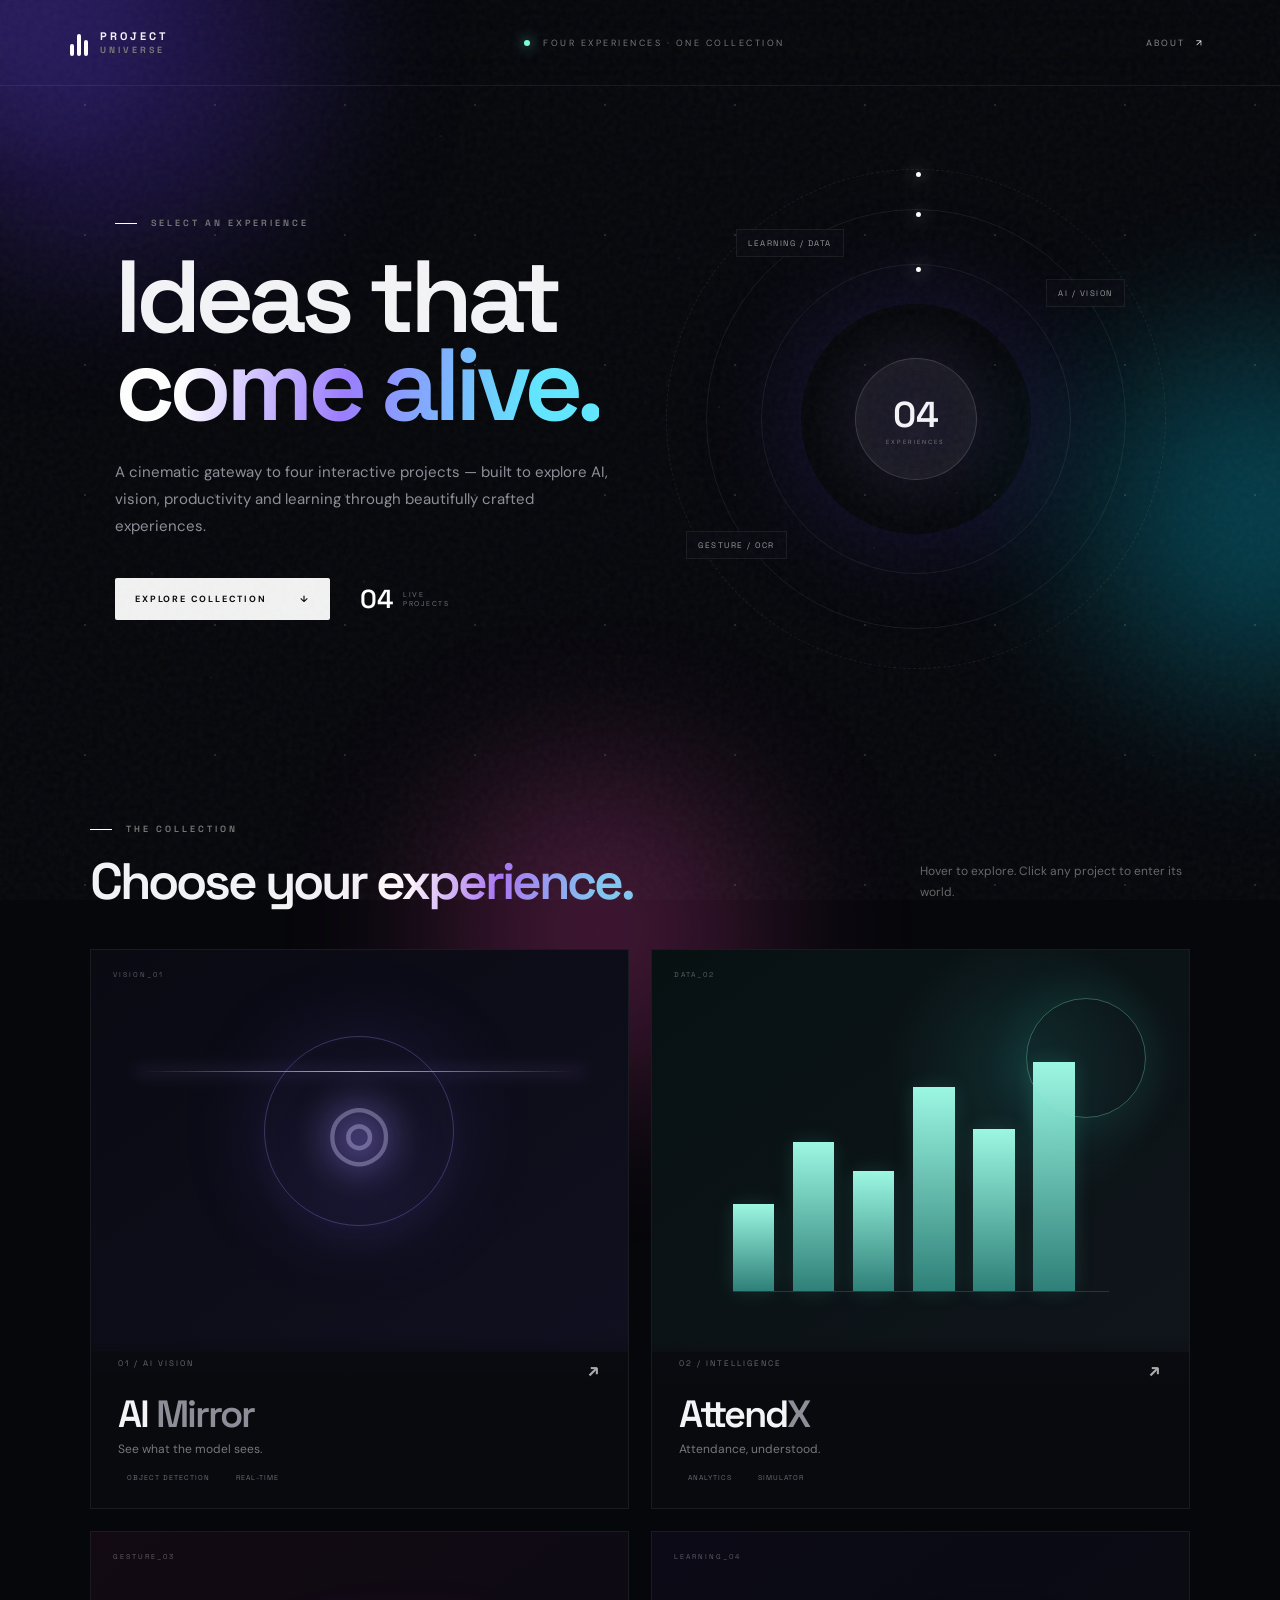
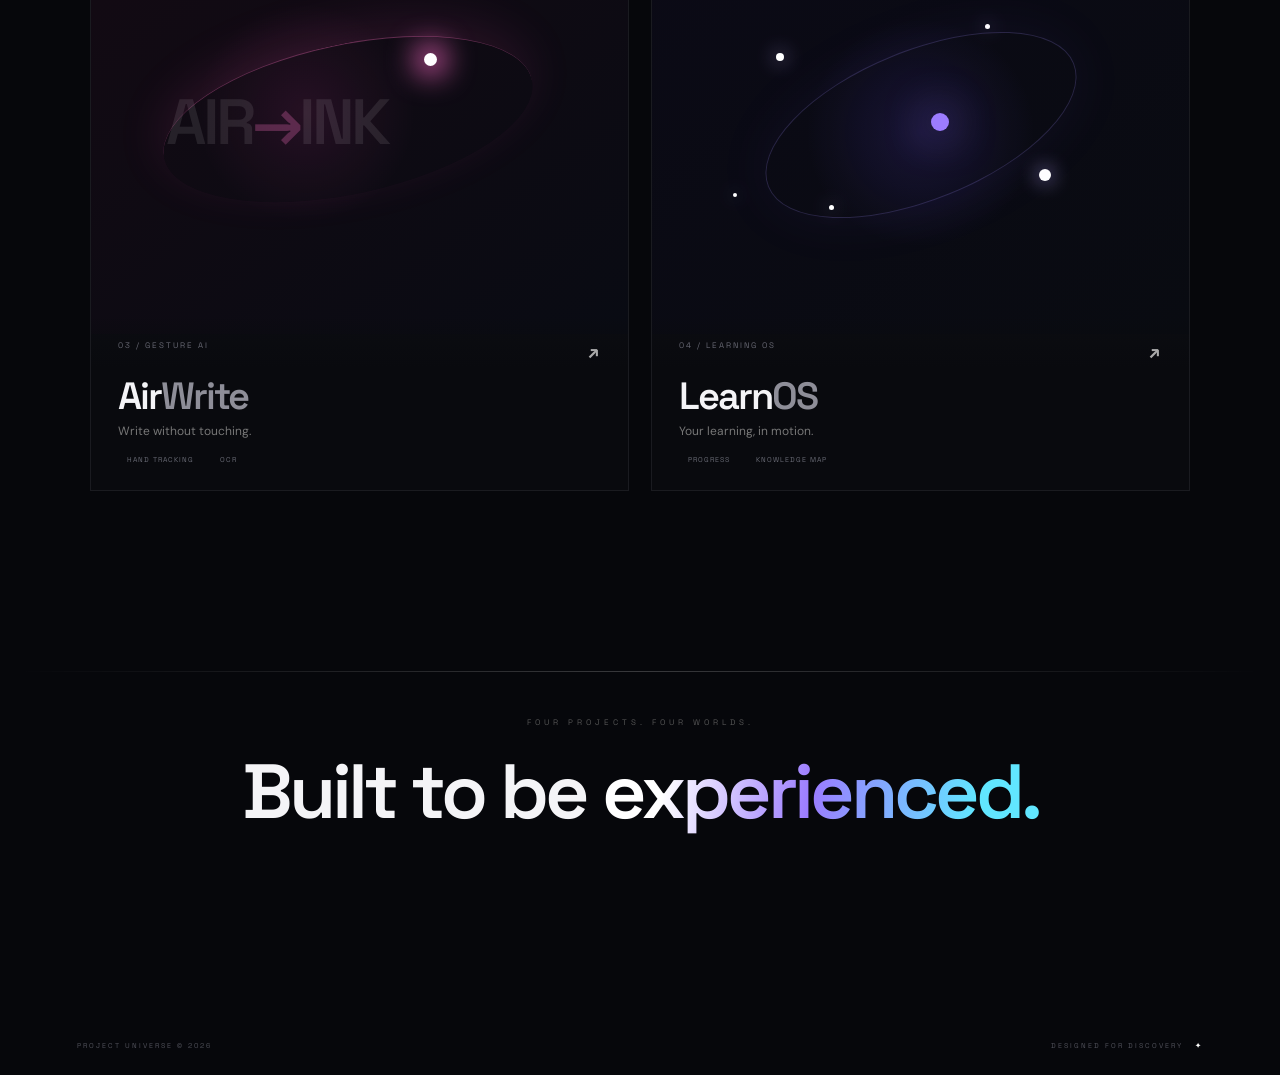
<file: index.html>
<!doctype html>
<html lang="en">
<head>
<meta charset="utf-8">
<meta name="viewport" content="width=device-width,initial-scale=1">
<title>PROJECT UNIVERSE — Interactive Project Showcase</title>
<meta name="description" content="A cinematic interactive showcase of four intelligent web projects.">
<link rel="preconnect" href="https://fonts.googleapis.com">
<link rel="preconnect" href="https://fonts.gstatic.com" crossorigin>
<link href="https://fonts.googleapis.com/css2?family=DM+Sans:wght@400;500;600;700&family=Space+Grotesk:wght@500;600;700&display=swap" rel="stylesheet">
<link rel="stylesheet" href="style.css">
</head>
<body>
<div class="noise"></div>
<div class="cursor-glow" id="cursorGlow"></div>
<div class="orb orb-a"></div><div class="orb orb-b"></div><div class="orb orb-c"></div>
<div class="stars" id="stars"></div>

<header class="nav">
  <a class="brand" href="#">
    <span class="brand-symbol"><i></i><i></i><i></i></span>
    <span><b>PROJECT</b><em>UNIVERSE</em></span>
  </a>
  <div class="nav-center"><span class="pulse"></span> FOUR EXPERIENCES · ONE COLLECTION</div>
  <button class="about-btn" id="aboutBtn">ABOUT <span>↗</span></button>
</header>

<main>
<section class="hero">
  <div class="hero-copy reveal">
    <div class="eyebrow"><span></span> SELECT AN EXPERIENCE</div>
    <h1>Ideas that<br><i>come alive.</i></h1>
    <p>A cinematic gateway to four interactive projects — built to explore AI, vision, productivity and learning through beautifully crafted experiences.</p>
    <div class="hero-actions">
      <button class="explore-btn" id="exploreBtn">EXPLORE COLLECTION <span>↓</span></button>
      <div class="mini-stat"><strong>04</strong><span>LIVE<br>PROJECTS</span></div>
    </div>
  </div>
  <div class="hero-visual reveal">
    <div class="halo"></div>
    <div class="core"><span>04</span><small>EXPERIENCES</small></div>
    <div class="ring ring-1"></div><div class="ring ring-2"></div><div class="ring ring-3"></div>
    <div class="floating-tag t1">AI / VISION</div><div class="floating-tag t2">GESTURE / OCR</div><div class="floating-tag t3">LEARNING / DATA</div>
  </div>
</section>

<section class="collection" id="collection">
  <div class="section-head reveal">
    <div><span class="eyebrow"><span></span> THE COLLECTION</span><h2>Choose your <i>experience.</i></h2></div>
    <p>Hover to explore. Click any project to enter its world.</p>
  </div>
  <div class="grid">
    <article class="project-card card-a reveal" data-project="ai-mirror" data-index="01">
      <div class="card-art"><div class="art-grid"></div><div class="art-orb"></div><div class="art-eye">◎</div><div class="scan"></div><span class="art-code">VISION_01</span></div>
      <div class="card-content"><div class="card-top"><span>01 / AI VISION</span><b>↗</b></div><h3>AI <i>Mirror</i></h3><p>See what the model sees.</p><div class="card-meta"><span>OBJECT DETECTION</span><span>REAL-TIME</span></div></div>
    </article>
    <article class="project-card card-b reveal" data-project="attendx" data-index="02">
      <div class="card-art"><div class="bar-chart"><i></i><i></i><i></i><i></i><i></i><i></i></div><div class="data-orb"></div><span class="art-code">DATA_02</span></div>
      <div class="card-content"><div class="card-top"><span>02 / INTELLIGENCE</span><b>↗</b></div><h3>Attend<i>X</i></h3><p>Attendance, understood.</p><div class="card-meta"><span>ANALYTICS</span><span>SIMULATOR</span></div></div>
    </article>
    <article class="project-card card-c reveal" data-project="airwrite" data-index="03">
      <div class="card-art"><div class="gesture-line">AIR<span>→</span>INK</div><div class="finger-dot"></div><div class="trail"></div><span class="art-code">GESTURE_03</span></div>
      <div class="card-content"><div class="card-top"><span>03 / GESTURE AI</span><b>↗</b></div><h3>Air<i>Write</i></h3><p>Write without touching.</p><div class="card-meta"><span>HAND TRACKING</span><span>OCR</span></div></div>
    </article>
    <article class="project-card card-d reveal" data-project="learnos" data-index="04">
      <div class="card-art"><div class="galaxy"><i></i><i></i><i></i><i></i><i></i><i></i></div><div class="orbit"></div><span class="art-code">LEARNING_04</span></div>
      <div class="card-content"><div class="card-top"><span>04 / LEARNING OS</span><b>↗</b></div><h3>Learn<i>OS</i></h3><p>Your learning, in motion.</p><div class="card-meta"><span>PROGRESS</span><span>KNOWLEDGE MAP</span></div></div>
    </article>
  </div>
</section>

<section class="manifesto reveal">
  <div class="manifesto-line"></div>
  <p>FOUR PROJECTS. FOUR WORLDS.</p>
  <h2>Built to be <i>experienced.</i></h2>
</section>
</main>

<footer><span>PROJECT UNIVERSE © 2026</span><span>DESIGNED FOR DISCOVERY <b>✦</b></span></footer>

<div class="modal" id="modal" aria-hidden="true">
  <div class="modal-backdrop" id="modalBackdrop"></div>
  <div class="modal-window">
    <div class="modal-head">
      <div><span id="modalNumber">01</span><strong id="modalTitle">AI MIRROR</strong><small id="modalSubtitle"></small></div>
      <div class="modal-actions"><button id="launchBtn">OPEN FULL PROJECT ↗</button><button class="close" id="closeBtn">×</button></div>
    </div>
    <div class="preview"><div class="loader" id="loader"><span></span><p>ENTERING EXPERIENCE…</p></div><iframe id="projectFrame" title="Project preview"></iframe></div>
  </div>
</div>

<div class="about" id="about">
  <div class="about-box">
    <button class="close about-close" id="aboutClose">×</button>
    <span class="eyebrow"><span></span> PROJECT UNIVERSE</span>
    <h2>One doorway.<br><i>Four ideas.</i></h2>
    <p>This landing experience is a cinematic launcher for four independent projects. Every card opens the original project without merging or changing its internal code.</p>
    <div class="about-grid"><div><b>04</b><span>PROJECTS</span></div><div><b>01</b><span>COLLECTION</span></div><div><b>∞</b><span>POSSIBILITIES</span></div></div>
  </div>
</div>
<script src="script.js"></script>
</body>
</html>
</file>
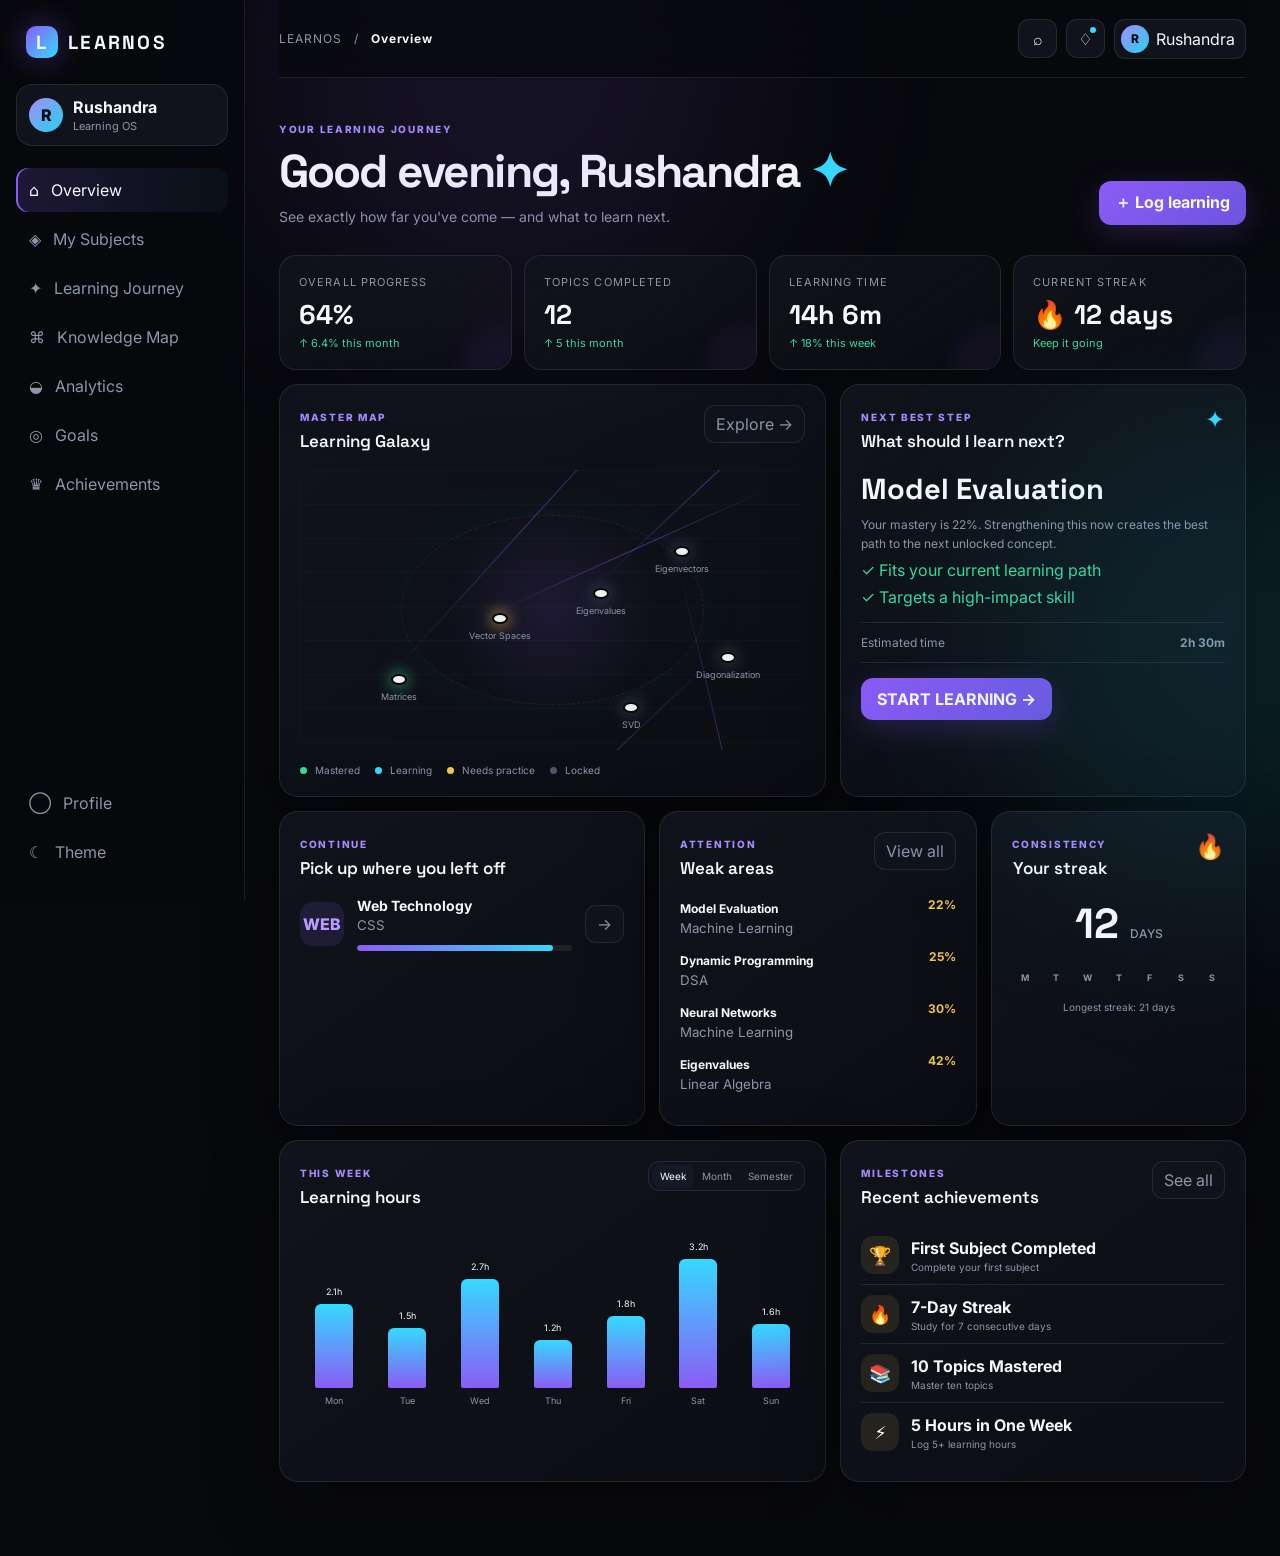
<file: learnos/index.html>
<!DOCTYPE html>
<html lang="en">
<head>
  <meta charset="UTF-8" />
  <meta name="viewport" content="width=device-width, initial-scale=1.0" />
  <title>LEARNOS — Learning Progress OS</title>
  <meta name="description" content="A premium personal learning progress dashboard." />
  <link rel="preconnect" href="https://fonts.googleapis.com">
  <link rel="preconnect" href="https://fonts.gstatic.com" crossorigin>
  <link href="https://fonts.googleapis.com/css2?family=Inter:wght@400;500;600;700;800&family=Space+Grotesk:wght@500;600;700&display=swap" rel="stylesheet">
  <link rel="stylesheet" href="style.css" />
</head>
<body>
  <div class="ambient ambient-a"></div><div class="ambient ambient-b"></div>
  <div id="toast-container"></div>

  <aside class="sidebar">
    <div class="brand"><span class="brand-mark">L</span><span>LEARNOS</span></div>
    <div class="profile-mini"><div class="avatar">R</div><div><strong>Rushandra</strong><small>Learning OS</small></div></div>
    <nav id="main-nav">
      <button class="nav-item active" data-view="dashboard">⌂ <span>Overview</span></button>
      <button class="nav-item" data-view="subjects">◈ <span>My Subjects</span></button>
      <button class="nav-item" data-view="journey">✦ <span>Learning Journey</span></button>
      <button class="nav-item" data-view="knowledge">⌘ <span>Knowledge Map</span></button>
      <button class="nav-item" data-view="analytics">◒ <span>Analytics</span></button>
      <button class="nav-item" data-view="goals">◎ <span>Goals</span></button>
      <button class="nav-item" data-view="achievements">♛ <span>Achievements</span></button>
    </nav>
    <div class="sidebar-bottom">
      <button class="nav-item" data-view="profile">◯ <span>Profile</span></button>
      <button class="nav-item" id="theme-toggle">☾ <span>Theme</span></button>
    </div>
  </aside>

  <main class="app">
    <header class="topbar">
      <button class="mobile-menu" id="mobile-menu">☰</button>
      <div class="crumb">LEARNOS <span>/</span> <b id="view-label">Overview</b></div>
      <div class="top-actions">
        <button class="icon-btn" id="search-open" title="Search (⌘ K)">⌕</button>
        <button class="icon-btn notification-btn" id="notifications-open" title="Notifications">♢<i></i></button>
        <button class="user-chip"><span class="avatar small">R</span> Rushandra</button>
      </div>
    </header>

    <section id="view-dashboard" class="view active">
      <div class="hero">
        <div><div class="eyebrow">YOUR LEARNING JOURNEY</div><h1>Good evening, Rushandra <span>✦</span></h1><p>See exactly how far you've come — and what to learn next.</p></div>
        <button class="primary" id="log-time-hero">＋ Log learning</button>
      </div>
      <div class="stats-grid" id="stats-grid"></div>

      <div class="grid-2 hero-grid">
        <section class="panel journey-panel">
          <div class="panel-head"><div><span class="eyebrow">MASTER MAP</span><h2>Learning Galaxy</h2></div><button class="ghost" data-nav="journey">Explore →</button></div>
          <div class="galaxy" id="galaxy"></div>
          <div class="legend"><span><i class="dot mastered"></i> Mastered</span><span><i class="dot learning"></i> Learning</span><span><i class="dot weak"></i> Needs practice</span><span><i class="dot locked"></i> Locked</span></div>
        </section>
        <section class="panel recommendation">
          <div class="panel-head"><div><span class="eyebrow">NEXT BEST STEP</span><h2>What should I learn next?</h2></div><span class="spark">✦</span></div>
          <div id="recommendation-card"></div>
        </section>
      </div>

      <div class="grid-3">
        <section class="panel">
          <div class="panel-head"><div><span class="eyebrow">CONTINUE</span><h2>Pick up where you left off</h2></div></div>
          <div id="continue-card"></div>
        </section>
        <section class="panel">
          <div class="panel-head"><div><span class="eyebrow">ATTENTION</span><h2>Weak areas</h2></div><button class="ghost" data-nav="analytics">View all</button></div>
          <div id="weak-list"></div>
        </section>
        <section class="panel streak-panel">
          <div class="panel-head"><div><span class="eyebrow">CONSISTENCY</span><h2>Your streak</h2></div><span class="fire">🔥</span></div>
          <div class="streak-big" id="streak-big"></div>
          <div class="week" id="week"></div>
          <small id="longest-streak"></small>
        </section>
      </div>

      <div class="grid-2">
        <section class="panel">
          <div class="panel-head"><div><span class="eyebrow">THIS WEEK</span><h2>Learning hours</h2></div><div class="segmented" id="time-range"><button class="active">Week</button><button>Month</button><button>Semester</button></div></div>
          <div class="bar-chart" id="hours-chart"></div>
        </section>
        <section class="panel">
          <div class="panel-head"><div><span class="eyebrow">MILESTONES</span><h2>Recent achievements</h2></div><button class="ghost" data-nav="achievements">See all</button></div>
          <div id="recent-achievements"></div>
        </section>
      </div>
    </section>

    <section id="view-subjects" class="view">
      <div class="page-title"><div><div class="eyebrow">YOUR CURRICULUM</div><h1>My Subjects</h1><p>Track every subject from first concept to mastery.</p></div><button class="primary" id="add-subject">＋ Add subject</button></div>
      <div class="subject-grid" id="subject-grid"></div>
    </section>

    <section id="view-journey" class="view">
      <div class="page-title"><div><div class="eyebrow">ROADMAP</div><h1>Learning Journey</h1><p>Follow your progression through connected concepts.</p></div><select class="select" id="journey-subject"></select></div>
      <section class="panel journey-map-panel"><div id="journey-map"></div></section>
    </section>

    <section id="view-knowledge" class="view">
      <div class="page-title"><div><div class="eyebrow">CONCEPT GRAPH</div><h1>Knowledge Map</h1><p>See how topics unlock one another.</p></div><button class="ghost" id="reset-map">Reset view</button></div>
      <section class="panel knowledge-panel"><div class="knowledge-canvas" id="knowledge-canvas"></div><div class="node-details" id="node-details"></div></section>
    </section>

    <section id="view-analytics" class="view">
      <div class="page-title"><div><div class="eyebrow">INSIGHTS</div><h1>Analytics</h1><p>Turn your activity into actionable learning decisions.</p></div></div>
      <div class="grid-2">
        <section class="panel"><div class="panel-head"><div><span class="eyebrow">MASTERY</span><h2>Skill radar</h2></div></div><div class="radar-wrap"><canvas id="radar" width="480" height="360"></canvas></div></section>
        <section class="panel"><div class="panel-head"><div><span class="eyebrow">TREND</span><h2>Progress over time</h2></div></div><div class="line-wrap"><canvas id="progress-line" width="650" height="350"></canvas></div></section>
      </div>
      <div class="grid-2">
        <section class="panel"><div class="panel-head"><div><span class="eyebrow">FOCUS</span><h2>Areas that need attention</h2></div></div><div id="weak-detail"></div></section>
        <section class="panel"><div class="panel-head"><div><span class="eyebrow">QUIZZES</span><h2>Quiz performance</h2></div></div><div id="quiz-performance"></div></section>
      </div>
    </section>

    <section id="view-goals" class="view">
      <div class="page-title"><div><div class="eyebrow">DIRECTION</div><h1>My Goals</h1><p>Make progress visible, measurable, and time-bound.</p></div><button class="primary" id="add-goal">＋ New goal</button></div>
      <div class="goal-grid" id="goal-grid"></div>
    </section>

    <section id="view-achievements" class="view">
      <div class="page-title"><div><div class="eyebrow">MILESTONES</div><h1>Achievements</h1><p>Small wins compound into mastery.</p></div></div>
      <div class="achievement-grid" id="achievement-grid"></div>
    </section>

    <section id="view-profile" class="view">
      <div class="page-title"><div><div class="eyebrow">IDENTITY</div><h1>Your Learning Profile</h1><p>A snapshot of who you're becoming as a learner.</p></div></div>
      <section class="profile-hero panel"><div class="profile-avatar">R</div><div><span class="eyebrow">LEARNING LEVEL</span><h2>Intermediate</h2><p>Curious, consistent, and building breadth.</p></div><div class="profile-actions"><button class="primary" id="edit-profile">Edit profile</button></div></section>
      <div class="profile-stats" id="profile-stats"></div>
    </section>
  </main>

  <div class="modal-backdrop" id="modal-backdrop"><div class="modal" id="modal"></div></div>

  <div class="search-overlay" id="search-overlay">
    <div class="search-box"><div class="search-input"><span>⌕</span><input id="global-search" placeholder="Search your learning..." autofocus><kbd>ESC</kbd></div><div id="search-results"></div></div>
  </div>

  <div class="notifications-pop" id="notifications-pop"><div class="panel-head"><h2>Notifications</h2><button class="ghost" id="clear-notifications">Clear</button></div><div id="notification-list"></div></div>

  <script src="app.js"></script>
</body>
</html>
</file>
<file: style.css>
*{box-sizing:border-box}html{scroll-behavior:smooth}body{margin:0;background:#06070b;color:#f4f4f7;font-family:"DM Sans",sans-serif;overflow-x:hidden}button,a{font:inherit;color:inherit}button{cursor:pointer;border:0}.noise{position:fixed;inset:0;pointer-events:none;z-index:20;opacity:.055;background-image:url("data:image/svg+xml,%3Csvg viewBox='0 0 180 180' xmlns='http://www.w3.org/2000/svg'%3E%3Cfilter id='n'%3E%3CfeTurbulence type='fractalNoise' baseFrequency='.9' numOctaves='4' stitchTiles='stitch'/%3E%3C/filter%3E%3Crect width='100%25' height='100%25' filter='url(%23n)' opacity='.8'/%3E%3C/svg%3E")}.cursor-glow{position:fixed;width:420px;height:420px;border-radius:50%;background:radial-gradient(circle,rgba(122,92,255,.13),transparent 65%);transform:translate(-50%,-50%);pointer-events:none;z-index:1}.orb{position:fixed;border-radius:50%;filter:blur(90px);pointer-events:none;opacity:.28}.orb-a{width:420px;height:420px;background:#673cff;top:-170px;left:-120px}.orb-b{width:350px;height:350px;background:#00d9ff;right:-160px;top:38%}.orb-c{width:300px;height:300px;background:#ff4db8;left:35%;bottom:-180px}.stars{position:fixed;inset:0;pointer-events:none;background-image:radial-gradient(#fff 1px,transparent 1px),radial-gradient(#fff .7px,transparent .7px);background-size:130px 130px,210px 210px;background-position:20px 40px,80px 10px;opacity:.12}.nav{height:86px;padding:0 5.5vw;display:flex;align-items:center;justify-content:space-between;position:relative;z-index:5;border-bottom:1px solid rgba(255,255,255,.07);backdrop-filter:blur(20px)}.brand{display:flex;align-items:center;gap:12px;text-decoration:none}.brand-symbol{display:flex;gap:3px;align-items:end;height:26px}.brand-symbol i{display:block;width:4px;border-radius:8px;background:#fff}.brand-symbol i:nth-child(1){height:12px}.brand-symbol i:nth-child(2){height:22px}.brand-symbol i:nth-child(3){height:16px}.brand b,.brand em{display:block;font:700 11px/1 "Space Grotesk";letter-spacing:3px;font-style:normal}.brand em{color:#777;font-size:9px;margin-top:4px}.nav-center{font-size:9px;letter-spacing:2.5px;color:#777}.pulse{display:inline-block;width:6px;height:6px;border-radius:50%;background:#7affd7;box-shadow:0 0 14px #7affd7;margin-right:9px}.about-btn{background:none;color:#888;font-size:9px;letter-spacing:2px}.about-btn span{color:#fff;margin-left:7px}.hero{min-height:690px;display:grid;grid-template-columns:1.05fr .95fr;align-items:center;padding:55px 9vw 80px;position:relative;max-width:1500px;margin:auto}.hero-copy{position:relative;z-index:2}.eyebrow{font:600 9px "Space Grotesk";letter-spacing:3px;color:#777}.eyebrow span{display:inline-block;width:22px;height:1px;background:#fff;vertical-align:middle;margin-right:9px}.hero h1{font:600 clamp(58px,8vw,116px)/.86 "Space Grotesk";letter-spacing:-6px;margin:24px 0 30px}.hero h1 i,.section-head h2 i,.manifesto h2 i{font-style:normal;background:linear-gradient(100deg,#fff 15%,#9b7cff 48%,#61e6ff 85%);-webkit-background-clip:text;color:transparent}.hero p{max-width:510px;color:#8d8e98;font-size:15px;line-height:1.8}.hero-actions{display:flex;align-items:center;gap:30px;margin-top:38px}.explore-btn{padding:15px 20px;background:#f2f2f2;color:#09090b;font-size:9px;letter-spacing:1.8px;font-weight:700;border-radius:2px;transition:.35s}.explore-btn:hover{transform:translateY(-3px);box-shadow:0 14px 35px #fff2}.explore-btn span{margin-left:30px}.mini-stat{display:flex;gap:10px;align-items:center;color:#6f7079}.mini-stat strong{font:600 26px "Space Grotesk";color:#fff}.mini-stat span{font-size:7px;line-height:1.3;letter-spacing:1.5px}.hero-visual{height:500px;position:relative;display:grid;place-items:center}.halo{width:230px;height:230px;border-radius:50%;background:radial-gradient(circle,#a98aff20,transparent 68%);box-shadow:0 0 120px #6845ff30}.core{position:absolute;width:122px;height:122px;border:1px solid #ffffff2b;border-radius:50%;display:flex;flex-direction:column;align-items:center;justify-content:center;background:#ffffff06;backdrop-filter:blur(8px);box-shadow:inset 0 0 40px #fff1}.core span{font:600 36px "Space Grotesk"}.core small{font-size:6px;letter-spacing:2px;color:#777}.ring{position:absolute;border:1px solid #ffffff13;border-radius:50%;animation:spin 20s linear infinite}.ring:after{content:"";position:absolute;width:5px;height:5px;border-radius:50%;background:#fff;box-shadow:0 0 18px #fff;top:2px;left:50%}.ring-1{width:310px;height:310px}.ring-2{width:420px;height:420px;animation-duration:30s;animation-direction:reverse}.ring-3{width:500px;height:500px;border-style:dashed;animation-duration:40s}.floating-tag{position:absolute;padding:8px 11px;border:1px solid #fff1;background:#0b0c12b8;backdrop-filter:blur(12px);font:8px "Space Grotesk";letter-spacing:1.5px;color:#999;animation:float 4s ease-in-out infinite}.t1{top:22%;right:8%}.t2{bottom:22%;left:4%;animation-delay:-1.5s}.t3{top:12%;left:14%;animation-delay:-2.5s}.collection{padding:40px 7vw 130px;max-width:1500px;margin:auto}.section-head{display:flex;justify-content:space-between;align-items:end;margin-bottom:35px}.section-head h2{font:600 clamp(34px,4vw,58px) "Space Grotesk";letter-spacing:-3px;margin:12px 0 0}.section-head p{max-width:270px;color:#666;font-size:12px;line-height:1.7}.grid{display:grid;grid-template-columns:1fr 1fr;gap:22px}.project-card{height:560px;position:relative;background:#0b0c11;border:1px solid #ffffff10;overflow:hidden;cursor:pointer;transition:transform .55s cubic-bezier(.2,.8,.2,1),border-color .4s,box-shadow .4s}.project-card:hover{transform:translateY(-9px) scale(1.008);border-color:#ffffff2c;box-shadow:0 35px 80px #0008}.card-art{height:72%;position:relative;overflow:hidden}.card-content{position:absolute;bottom:0;left:0;right:0;height:31%;padding:23px 27px;background:linear-gradient(180deg,transparent,#090a0e 30%)}.card-top{display:flex;justify-content:space-between;color:#676873;font:8px "Space Grotesk";letter-spacing:2px}.card-top b{font-size:18px;color:#aaa;transition:.3s}.project-card:hover .card-top b{color:#fff;transform:translate(3px,-3px)}.card-content h3{font:600 38px "Space Grotesk";letter-spacing:-2px;margin:9px 0 3px}.card-content h3 i{font-style:normal;color:#8e8e98}.card-content p{margin:0;color:#777;font-size:12px}.card-meta{position:absolute;bottom:19px;display:flex;gap:8px}.card-meta span{font:7px "Space Grotesk";letter-spacing:1px;color:#686a74;padding:6px 8px;border:1px solid #fff0}.art-code{position:absolute;left:22px;top:20px;font:7px "Space Grotesk";letter-spacing:2px;color:#ffffff55}.card-a .card-art{background:radial-gradient(circle at 50% 50%,#6653c830,transparent 32%),linear-gradient(145deg,#090a12,#111020)}.art-grid{position:absolute;inset:0;background-image:linear-gradient(#fff0009 1px,transparent 1px),linear-gradient(90deg,#fff0009 1px,transparent 1px);background-size:45px 45px;transform:perspective(350px) rotateX(58deg) scale(1.5);transform-origin:center bottom;opacity:.3}.art-orb{position:absolute;width:190px;height:190px;left:50%;top:45%;transform:translate(-50%,-50%);border:1px solid #9a86ff55;border-radius:50%;box-shadow:0 0 90px #765cff25,inset 0 0 50px #765cff15}.art-eye{position:absolute;left:50%;top:45%;transform:translate(-50%,-50%);font-size:76px;color:#dcd4ff55;text-shadow:0 0 35px #a18cff}.scan{position:absolute;left:8%;right:8%;height:1px;top:30%;background:linear-gradient(90deg,transparent,#b7a7ff,transparent);box-shadow:0 0 16px #a88cff;animation:scan 3.2s ease-in-out infinite}.card-b .card-art{background:radial-gradient(circle at 70% 30%,#39d6d220,transparent 30%),linear-gradient(145deg,#071112,#10151b)}.bar-chart{position:absolute;left:15%;right:15%;bottom:15%;height:62%;display:flex;align-items:end;gap:5%;border-bottom:1px solid #fff2}.bar-chart i{width:11%;height:var(--h,40%);background:linear-gradient(#9cf7e2,#2e8078);box-shadow:0 0 20px #54e2c425;animation:bar 3s ease-in-out infinite}.bar-chart i:nth-child(1){height:35%}.bar-chart i:nth-child(2){height:60%;animation-delay:.2s}.bar-chart i:nth-child(3){height:48%;animation-delay:.4s}.bar-chart i:nth-child(4){height:82%;animation-delay:.6s}.bar-chart i:nth-child(5){height:65%;animation-delay:.8s}.bar-chart i:nth-child(6){height:92%;animation-delay:1s}.data-orb{position:absolute;width:120px;height:120px;border-radius:50%;right:8%;top:12%;border:1px solid #75e9d055;box-shadow:0 0 55px #39e0cb22}.card-c .card-art{background:radial-gradient(circle at 40% 45%,#ff49bc18,transparent 28%),linear-gradient(145deg,#130a13,#090b13)}.gesture-line{position:absolute;left:14%;top:37%;font:600 clamp(38px,5vw,65px) "Space Grotesk";letter-spacing:-4px;color:#ffffff18}.gesture-line span{color:#ff73c744}.trail{position:absolute;width:70%;height:150px;left:13%;top:28%;border-top:1px solid #ff6fc055;border-radius:50%;transform:rotate(-12deg);box-shadow:0 -15px 50px #ff4eb61c}.finger-dot{position:absolute;width:13px;height:13px;border-radius:50%;background:#fff;left:62%;top:30%;box-shadow:0 0 30px 8px #ff6dc9;animation:finger 3s infinite}.card-d .card-art{background:radial-gradient(circle at 50% 50%,#6a4eff25,transparent 34%),linear-gradient(145deg,#0b0a16,#090b11)}.galaxy{position:absolute;inset:0}.galaxy i{position:absolute;width:8px;height:8px;border-radius:50%;background:#fff;box-shadow:0 0 20px #b9a8ff}.galaxy i:nth-child(1){left:23%;top:30%}.galaxy i:nth-child(2){left:62%;top:23%;width:5px;height:5px}.galaxy i:nth-child(3){left:72%;top:59%;width:12px;height:12px}.galaxy i:nth-child(4){left:33%;top:68%;width:5px;height:5px}.galaxy i:nth-child(5){left:52%;top:45%;width:18px;height:18px;background:#9c7cff;box-shadow:0 0 45px #9475ff}.galaxy i:nth-child(6){left:15%;top:65%;width:4px;height:4px}.orbit{position:absolute;width:330px;height:150px;border:1px solid #a18aff35;border-radius:50%;left:50%;top:48%;transform:translate(-50%,-50%) rotate(-22deg);box-shadow:0 0 60px #7d61ff10}.manifesto{text-align:center;padding:50px 20px 160px}.manifesto-line{height:1px;background:linear-gradient(90deg,transparent,#fff3,transparent);margin-bottom:45px}.manifesto p{font:8px "Space Grotesk";letter-spacing:4px;color:#555}.manifesto h2{font:600 clamp(40px,6vw,82px) "Space Grotesk";letter-spacing:-4px;margin:15px 0}.manifesto h2 i{font-style:normal}footer{padding:25px 6vw;border-top:1px solid #fff0;font:7px "Space Grotesk";letter-spacing:2px;color:#50515a;display:flex;justify-content:space-between}footer b{color:#fff;margin-left:8px}.modal,.about{position:fixed;inset:0;z-index:30;display:none;align-items:center;justify-content:center;padding:30px}.modal.open,.about.open{display:flex}.modal-backdrop,.about:before{position:absolute;inset:0;background:#020307e8;backdrop-filter:blur(25px)}.modal-window{width:min(1320px,95vw);height:min(820px,92vh);position:relative;z-index:2;background:#08090d;border:1px solid #fff1;border-radius:10px;box-shadow:0 40px 120px #000;overflow:hidden;animation:modalIn .5s cubic-bezier(.2,.8,.2,1)}.modal-head{height:70px;display:flex;align-items:center;justify-content:space-between;padding:0 20px;border-bottom:1px solid #fff1}.modal-head>div:first-child{display:flex;align-items:center;gap:13px}.modal-head span{font:9px "Space Grotesk";color:#777}.modal-head strong{font:600 14px "Space Grotesk";letter-spacing:1px}.modal-head small{color:#666;font-size:9px}.modal-actions{display:flex;align-items:center;gap:10px}.modal-actions button{font:8px "Space Grotesk";letter-spacing:1.5px}.modal-actions #launchBtn{padding:10px 13px;background:#fff;color:#07080b}.close{width:34px;height:34px;background:#ffffff08;color:#aaa;font-size:22px}.preview{height:calc(100% - 70px);position:relative;background:#05060a}.preview iframe{width:100%;height:100%;border:0;background:#fff;opacity:0;transition:opacity .5s}.preview iframe.ready{opacity:1}.loader{position:absolute;inset:0;z-index:2;display:grid;place-content:center;text-align:center;background:#05060a}.loader span{display:block;width:42px;height:42px;border:1px solid #fff3;border-top-color:#fff;border-radius:50%;animation:spin .8s linear infinite;margin:auto}.loader p{font:8px "Space Grotesk";letter-spacing:2px;color:#666}.about{z-index:40}.about-box{position:relative;z-index:2;width:min(600px,90vw);padding:55px;background:#0a0b10;border:1px solid #fff1;box-shadow:0 40px 120px #000}.about-box h2{font:600 55px/.95 "Space Grotesk";letter-spacing:-3px;margin:20px 0}.about-box h2 i{font-style:normal;color:#9c89ff}.about-box p{color:#777;font-size:13px;line-height:1.8}.about-close{position:absolute;right:18px;top:18px}.about-grid{display:grid;grid-template-columns:repeat(3,1fr);border-top:1px solid #fff1;margin-top:30px;padding-top:25px}.about-grid div{display:flex;flex-direction:column;gap:5px}.about-grid b{font:600 25px "Space Grotesk"}.about-grid span{font:7px "Space Grotesk";letter-spacing:2px;color:#666}.reveal{opacity:0;transform:translateY(25px);transition:opacity .9s ease,transform .9s ease}.reveal.visible{opacity:1;transform:none}@keyframes spin{to{transform:rotate(360deg)}}@keyframes float{50%{transform:translateY(-10px)}}@keyframes scan{50%{top:75%}}@keyframes finger{50%{transform:translate(25px,45px)}}@keyframes bar{50%{transform:scaleY(.86)}}@keyframes modalIn{from{opacity:0;transform:scale(.96) translateY(15px)}to{opacity:1;transform:none}}@media(max-width:900px){.nav-center{display:none}.hero{grid-template-columns:1fr;padding:80px 7vw 30px}.hero-visual{height:350px;order:-1}.hero h1{letter-spacing:-4px}.grid{grid-template-columns:1fr}.project-card{height:520px}.section-head{display:block}.section-head p{margin-top:18px}.modal{padding:10px}.modal-window{width:100%;height:94vh}.modal-head{padding:0 10px}.modal-head small{display:none}.modal-actions #launchBtn{padding:9px}.about-box{padding:35px}.floating-tag{display:none}}@media(max-width:520px){.hero{padding-top:50px}.hero h1{font-size:54px}.hero-visual{height:290px}.ring-1{width:220px;height:220px}.ring-2{width:290px;height:290px}.ring-3{width:350px;height:350px}.card-content h3{font-size:31px}.project-card{height:480px}.card-art{height:70%}.modal-head strong{font-size:11px}.modal-actions #launchBtn{font-size:7px}.manifesto h2{letter-spacing:-2px}}
</file>
<file: learnos/style.css>
:root{
  --bg:#08090d;--panel:#10131b;--panel2:#151925;--line:rgba(255,255,255,.09);
  --text:#f5f7fb;--muted:#8d95a8;--violet:#8b5cf6;--cyan:#35d9ff;--green:#37d99b;
  --yellow:#f5c451;--red:#ff6b7a;--shadow:0 24px 70px rgba(0,0,0,.34);
}
*{box-sizing:border-box}html{scroll-behavior:smooth}body{margin:0;background:var(--bg);color:var(--text);font-family:Inter,system-ui,sans-serif;overflow-x:hidden}
body.light{--bg:#f4f6fb;--panel:#fff;--panel2:#f7f8fc;--line:rgba(20,25,40,.1);--text:#111522;--muted:#697185;--shadow:0 18px 50px rgba(30,35,60,.12)}
button,input,select{font:inherit}button{cursor:pointer;color:inherit;border:0}.ambient{position:fixed;width:500px;height:500px;border-radius:50%;filter:blur(110px);opacity:.11;pointer-events:none}.ambient-a{background:#8b5cf6;top:-180px;left:260px}.ambient-b{background:#22d3ee;right:-220px;bottom:0}
.sidebar{position:fixed;z-index:30;left:0;top:0;bottom:0;width:245px;border-right:1px solid var(--line);background:rgba(8,9,13,.74);backdrop-filter:blur(25px);padding:26px 16px;display:flex;flex-direction:column}
body.light .sidebar{background:rgba(244,246,251,.82)}
.brand{font:700 19px "Space Grotesk";letter-spacing:.12em;display:flex;align-items:center;gap:10px;padding:0 10px 26px}.brand-mark{width:32px;height:32px;border-radius:10px;display:grid;place-items:center;background:linear-gradient(135deg,var(--violet),var(--cyan));box-shadow:0 0 30px rgba(139,92,246,.4)}
.profile-mini{display:flex;align-items:center;gap:10px;padding:12px;background:var(--panel);border:1px solid var(--line);border-radius:16px;margin-bottom:22px}.avatar{width:34px;height:34px;border-radius:50%;display:grid;place-items:center;background:linear-gradient(135deg,#a78bfa,#22d3ee);font-weight:800;color:#08090d}.avatar.small{width:28px;height:28px;font-size:12px}.profile-mini small{display:block;color:var(--muted);font-size:11px;margin-top:2px}
nav{display:grid;gap:5px}.nav-item{display:flex;align-items:center;gap:12px;padding:12px 13px;border-radius:12px;background:transparent;color:var(--muted);text-align:left;transition:.2s}.nav-item:hover{background:rgba(255,255,255,.05);color:var(--text)}.nav-item.active{background:linear-gradient(90deg,rgba(139,92,246,.18),rgba(53,217,255,.04));color:var(--text);box-shadow:inset 2px 0 var(--violet)}.sidebar-bottom{margin-top:auto;display:grid;gap:5px}
.app{margin-left:245px;min-height:100vh;padding:0 34px 60px}.topbar{height:78px;border-bottom:1px solid var(--line);display:flex;align-items:center;justify-content:space-between;position:sticky;top:0;z-index:20;background:rgba(8,9,13,.72);backdrop-filter:blur(18px)}body.light .topbar{background:rgba(244,246,251,.78)}.crumb{color:var(--muted);font-size:12px;letter-spacing:.08em}.crumb span{margin:0 8px}.crumb b{color:var(--text)}.top-actions{display:flex;gap:9px;align-items:center}.icon-btn,.user-chip,.ghost,.segmented,.select{background:var(--panel);border:1px solid var(--line);border-radius:11px}.icon-btn{width:39px;height:39px;position:relative}.notification-btn i{position:absolute;width:6px;height:6px;background:var(--cyan);border-radius:50%;right:8px;top:7px}.user-chip{padding:5px 10px 5px 6px;display:flex;align-items:center;gap:7px}.mobile-menu{display:none}
.view{display:none;max-width:1450px;margin:auto}.view.active{display:block}.hero,.page-title{padding:45px 0 30px;display:flex;justify-content:space-between;align-items:flex-end;gap:25px}.eyebrow{font-size:10px;letter-spacing:.17em;color:#a78bfa;font-weight:800}.hero h1,.page-title h1{font:700 clamp(30px,4vw,46px) "Space Grotesk";margin:7px 0 8px;letter-spacing:-.04em}.hero h1 span{color:var(--cyan)}.hero p,.page-title p{color:var(--muted);margin:0;font-size:14px}.primary{padding:11px 16px;border-radius:12px;background:linear-gradient(135deg,var(--violet),#6d54df);box-shadow:0 8px 30px rgba(139,92,246,.22);font-weight:700}.primary:hover{transform:translateY(-1px);filter:brightness(1.08)}.ghost{padding:8px 11px;color:var(--muted)}.ghost:hover{color:var(--text);border-color:rgba(255,255,255,.18)}
.stats-grid{display:grid;grid-template-columns:repeat(4,1fr);gap:12px;margin-bottom:14px}.stat{padding:19px;border:1px solid var(--line);background:linear-gradient(145deg,var(--panel),rgba(255,255,255,.015));border-radius:17px;position:relative;overflow:hidden}.stat:after{content:"";position:absolute;width:80px;height:80px;border-radius:50%;background:var(--violet);opacity:.07;right:-30px;bottom:-35px;filter:blur(10px)}.stat-label{font-size:11px;color:var(--muted);text-transform:uppercase;letter-spacing:.1em}.stat-value{font:700 27px "Space Grotesk";margin-top:8px}.stat-sub{font-size:11px;color:var(--green);margin-top:4px}
.grid-2{display:grid;grid-template-columns:1.35fr 1fr;gap:14px;margin-bottom:14px}.grid-3{display:grid;grid-template-columns:1.15fr 1fr .8fr;gap:14px;margin-bottom:14px}.panel{border:1px solid var(--line);background:linear-gradient(145deg,rgba(17,20,28,.96),rgba(12,14,20,.96));border-radius:19px;padding:20px;box-shadow:var(--shadow)}body.light .panel{background:var(--panel)}.panel-head{display:flex;justify-content:space-between;align-items:flex-start;gap:15px;margin-bottom:18px}.panel-head h2{font:600 17px "Space Grotesk";margin:5px 0 0}.spark{color:var(--cyan);font-size:24px}.galaxy{height:280px;position:relative;overflow:hidden;border-radius:15px;background:radial-gradient(circle at 50% 50%,rgba(139,92,246,.13),transparent 38%),linear-gradient(rgba(255,255,255,.025) 1px,transparent 1px),linear-gradient(90deg,rgba(255,255,255,.025) 1px,transparent 1px);background-size:auto,34px 34px}.galaxy:before{content:"";position:absolute;inset:16% 20%;border:1px dashed rgba(255,255,255,.08);border-radius:50%;box-shadow:0 0 60px rgba(53,217,255,.04)}.galaxy-line{position:absolute;height:1px;background:linear-gradient(90deg,transparent,var(--violet),transparent);transform-origin:left;opacity:.45}.galaxy-node{position:absolute;width:11px;height:11px;border-radius:50%;border:2px solid var(--bg);box-shadow:0 0 16px currentColor;cursor:pointer;transition:.2s}.galaxy-node:hover{transform:scale(1.5)}.galaxy-node span{position:absolute;top:15px;left:50%;transform:translateX(-50%);white-space:nowrap;font-size:9px;color:var(--muted)}.mastered{color:var(--green)}.learning{color:var(--cyan)}.weak{color:var(--yellow)}.locked{color:#50576a}.legend{display:flex;gap:15px;flex-wrap:wrap;margin-top:14px;color:var(--muted);font-size:10px}.dot{display:inline-block;width:7px;height:7px;border-radius:50%;margin-right:5px;background:currentColor}
.recommendation-card{padding:8px 0}.recommend-topic{font:700 29px "Space Grotesk";margin:8px 0}.reason{font-size:12px;color:var(--muted);line-height:1.6}.check{color:var(--green);margin:7px 0}.estimate{display:flex;justify-content:space-between;padding:12px 0;margin:15px 0;border-top:1px solid var(--line);border-bottom:1px solid var(--line);font-size:12px;color:var(--muted)}
.continue{display:flex;gap:13px;align-items:center}.subject-icon{width:44px;height:44px;border-radius:13px;display:grid;place-items:center;background:rgba(139,92,246,.13);color:#b99cff;font-weight:800}.continue-info{flex:1}.continue-info strong{display:block;font-size:14px}.continue-info small{color:var(--muted)}.progress{height:6px;border-radius:10px;background:rgba(255,255,255,.07);overflow:hidden;margin-top:11px}.progress i{display:block;height:100%;border-radius:inherit;background:linear-gradient(90deg,var(--violet),var(--cyan))}
.weak-item{display:grid;grid-template-columns:1fr 50px;gap:10px;margin:13px 0}.weak-item strong{font-size:12px}.weak-item small{display:block;color:var(--muted);margin-top:3px}.weak-item .pct{text-align:right;font-weight:700;font-size:12px;color:var(--yellow)}
.streak-panel{text-align:center}.fire{font-size:24px}.streak-big{font:700 42px "Space Grotesk";margin:8px 0 15px}.streak-big small{font:500 12px Inter;color:var(--muted)}.week{display:grid;grid-template-columns:repeat(7,1fr);gap:5px;margin-bottom:10px}.week b{font-size:9px;color:var(--muted)}.week i{height:9px;border-radius:4px;background:rgba(255,255,255,.06)}.week i.on{background:var(--green);box-shadow:0 0 10px rgba(55,217,155,.35)}.streak-panel>small{color:var(--muted);font-size:10px}
.segmented{display:flex;padding:3px}.segmented button{background:transparent;color:var(--muted);font-size:10px;padding:5px 8px;border-radius:8px}.segmented button.active{background:var(--panel2);color:var(--text)}.bar-chart{height:185px;display:flex;align-items:end;gap:12px;padding:15px 4px 5px}.bar{flex:1;display:flex;flex-direction:column;justify-content:end;align-items:center;height:100%;gap:7px}.bar i{width:100%;max-width:38px;background:linear-gradient(180deg,var(--cyan),var(--violet));border-radius:6px 6px 2px 2px;min-height:5px}.bar span{font-size:9px;color:var(--muted)}.bar em{font-size:9px;color:var(--text);font-style:normal}
.achievement-mini{display:flex;align-items:center;gap:12px;padding:10px 0;border-bottom:1px solid var(--line)}.achievement-mini:last-child{border:0}.badge{width:38px;height:38px;border-radius:12px;background:rgba(245,196,81,.1);display:grid;place-items:center;font-size:18px}.achievement-mini small{color:var(--muted);display:block;font-size:10px;margin-top:3px}
.subject-grid{display:grid;grid-template-columns:repeat(3,1fr);gap:14px}.subject-card{padding:20px;border:1px solid var(--line);background:var(--panel);border-radius:18px;transition:.2s}.subject-card:hover{transform:translateY(-3px);border-color:rgba(139,92,246,.4)}.subject-top{display:flex;justify-content:space-between}.subject-card h2{font:600 18px "Space Grotesk";margin:13px 0 4px}.subject-card p{color:var(--muted);font-size:11px}.subject-percent{font:700 24px "Space Grotesk"}.topic-row{display:flex;justify-content:space-between;align-items:center;font-size:11px;padding:9px 0;border-bottom:1px solid var(--line)}.topic-row:last-child{border:0}.status-pill{font-size:9px;padding:4px 7px;border-radius:20px;background:rgba(55,217,155,.1);color:var(--green)}
.journey-map-panel{min-height:600px}.journey-road{max-width:800px;margin:10px auto;position:relative;padding:20px 0}.journey-road:before{content:"";position:absolute;left:50%;top:15px;bottom:15px;width:2px;background:linear-gradient(var(--green),var(--cyan),rgba(255,255,255,.06));transform:translateX(-50%)}.road-node{position:relative;width:50%;padding:15px 42px}.road-node:nth-child(even){margin-left:50%;text-align:left}.road-node:nth-child(odd){text-align:right}.road-dot{position:absolute;width:18px;height:18px;border-radius:50%;top:23px;background:var(--panel);border:3px solid var(--cyan);box-shadow:0 0 18px currentColor;z-index:2}.road-node:nth-child(odd) .road-dot{right:-9px}.road-node:nth-child(even) .road-dot{left:-9px}.road-node.master .road-dot{border-color:var(--green);color:var(--green)}.road-node.weak .road-dot{border-color:var(--yellow);color:var(--yellow)}.road-node.locked .road-dot{border-color:#50576a;color:#50576a}.road-card{display:inline-block;min-width:220px;padding:13px;border:1px solid var(--line);background:var(--panel2);border-radius:13px;text-align:left}.road-card strong{font-size:12px}.road-card small{display:block;color:var(--muted);margin-top:5px}.road-card .progress{margin-top:8px}
.knowledge-panel{min-height:620px;position:relative;overflow:hidden}.knowledge-canvas{height:520px;position:relative;background:radial-gradient(circle at 50% 50%,rgba(139,92,246,.11),transparent 35%);border-radius:16px}.knowledge-node{position:absolute;transform:translate(-50%,-50%);padding:10px 13px;border-radius:12px;border:1px solid currentColor;background:rgba(10,12,18,.9);box-shadow:0 0 25px rgba(0,0,0,.3),0 0 20px currentColor;cursor:pointer;font-size:10px;white-space:nowrap}.knowledge-edge{position:absolute;height:1px;transform-origin:0 0;background:linear-gradient(90deg,currentColor,transparent);opacity:.3}.node-details{position:absolute;right:28px;bottom:28px;width:270px;padding:15px;background:rgba(15,18,25,.94);border:1px solid var(--line);border-radius:15px;display:none}.node-details.show{display:block}.node-details h3{margin:0 0 6px;font:600 16px "Space Grotesk"}.node-details p{font-size:11px;color:var(--muted);line-height:1.5}
.radar-wrap,.line-wrap{display:flex;justify-content:center;align-items:center;min-height:360px}.radar-wrap canvas,.line-wrap canvas{max-width:100%;height:auto}.weak-detail-card{padding:15px;border:1px solid var(--line);border-radius:13px;margin-bottom:10px}.weak-detail-card h3{font:600 14px "Space Grotesk";margin:0 0 10px}.weak-metrics{display:grid;grid-template-columns:repeat(3,1fr);gap:8px}.weak-metrics div{background:var(--panel2);padding:8px;border-radius:8px}.weak-metrics b{display:block;font-size:13px}.weak-metrics span{font-size:8px;color:var(--muted)}.quiz-row{display:grid;grid-template-columns:80px 1fr 45px;align-items:center;gap:10px;margin:13px 0;font-size:11px}.quiz-row .progress{margin:0}
.goal-grid{display:grid;grid-template-columns:repeat(2,1fr);gap:14px}.goal-card{padding:20px;border:1px solid var(--line);background:var(--panel);border-radius:18px}.goal-head{display:flex;justify-content:space-between}.goal-card h2{font:600 18px "Space Grotesk";margin:7px 0}.goal-meta{display:flex;gap:14px;color:var(--muted);font-size:10px;margin:15px 0}.goal-percent{font:700 30px "Space Grotesk"}.goal-card .progress{height:9px}
.achievement-grid{display:grid;grid-template-columns:repeat(4,1fr);gap:13px}.achievement-card{padding:20px;border:1px solid var(--line);background:var(--panel);border-radius:17px}.achievement-card.locked{opacity:.45}.achievement-card .badge{width:52px;height:52px;font-size:24px;margin-bottom:16px}.achievement-card h3{font:600 14px "Space Grotesk";margin:0 0 5px}.achievement-card p{font-size:10px;color:var(--muted);line-height:1.5}.achievement-card small{color:var(--green);font-size:9px}
.profile-hero{display:flex;align-items:center;gap:20px;margin-bottom:14px}.profile-avatar{width:74px;height:74px;border-radius:22px;display:grid;place-items:center;background:linear-gradient(135deg,var(--violet),var(--cyan));color:#08090d;font:800 28px "Space Grotesk"}.profile-hero h2{font:700 27px "Space Grotesk";margin:5px 0}.profile-hero p{font-size:11px;color:var(--muted);margin:0}.profile-actions{margin-left:auto}.profile-stats{display:grid;grid-template-columns:repeat(4,1fr);gap:14px}.profile-stat{padding:20px;border:1px solid var(--line);background:var(--panel);border-radius:16px}.profile-stat b{font:700 24px "Space Grotesk";display:block;margin-top:8px}
.modal-backdrop,.search-overlay{position:fixed;inset:0;z-index:100;background:rgba(0,0,0,.66);backdrop-filter:blur(9px);display:none;align-items:center;justify-content:center;padding:20px}.modal-backdrop.show,.search-overlay.show{display:flex}.modal{width:min(550px,100%);background:var(--panel);border:1px solid var(--line);border-radius:20px;padding:22px;box-shadow:var(--shadow)}.modal h2{font:700 21px "Space Grotesk";margin:0 0 18px}.form-grid{display:grid;gap:12px}.field label{display:block;font-size:10px;color:var(--muted);margin-bottom:6px;text-transform:uppercase;letter-spacing:.1em}.field input,.field select{width:100%;background:var(--panel2);border:1px solid var(--line);color:var(--text);padding:11px;border-radius:10px;outline:none}.field input:focus{border-color:var(--violet)}.modal-actions{display:flex;justify-content:flex-end;gap:8px;margin-top:18px}.search-box{width:min(700px,100%);background:var(--panel);border:1px solid var(--line);border-radius:18px;overflow:hidden}.search-input{display:flex;align-items:center;gap:10px;padding:15px;border-bottom:1px solid var(--line)}.search-input input{flex:1;background:transparent;border:0;outline:0;color:var(--text);font-size:16px}.search-input kbd{font-size:9px;color:var(--muted);padding:4px 7px;border:1px solid var(--line);border-radius:6px}.search-result{padding:12px 16px;display:flex;justify-content:space-between;border-bottom:1px solid var(--line);cursor:pointer}.search-result:hover{background:var(--panel2)}.search-result small{color:var(--muted)}.notifications-pop{position:fixed;right:28px;top:70px;width:340px;z-index:90;background:var(--panel);border:1px solid var(--line);border-radius:17px;padding:15px;box-shadow:var(--shadow);display:none}.notifications-pop.show{display:block}.notification{padding:11px;border-bottom:1px solid var(--line);font-size:11px;line-height:1.45}.notification:last-child{border:0}.notification span{display:block;color:var(--muted);font-size:9px;margin-top:4px}
.empty{padding:30px;text-align:center;color:var(--muted);font-size:12px;border:1px dashed var(--line);border-radius:14px}
@media(max-width:1050px){.sidebar{width:205px}.app{margin-left:205px;padding:0 20px}.grid-3{grid-template-columns:1fr 1fr}.streak-panel{grid-column:span 2}.subject-grid{grid-template-columns:repeat(2,1fr)}.achievement-grid{grid-template-columns:repeat(2,1fr)}}
@media(max-width:760px){.sidebar{transform:translateX(-100%);transition:.25s;width:250px}.sidebar.open{transform:translateX(0)}.app{margin-left:0;padding:0 13px}.topbar{height:65px}.mobile-menu{display:block;background:transparent;font-size:20px}.crumb{display:none}.user-chip{display:none}.hero,.page-title{padding:30px 0 22px;align-items:flex-start;flex-direction:column}.stats-grid,.grid-2,.grid-3,.subject-grid,.goal-grid,.profile-stats{grid-template-columns:1fr}.streak-panel{grid-column:auto}.achievement-grid{grid-template-columns:1fr 1fr}.panel{padding:15px}.galaxy{height:230px}.road-node{padding:13px 25px}.road-card{min-width:0}.knowledge-panel{padding:10px}.knowledge-canvas{height:480px}.node-details{position:relative;right:auto;bottom:auto;width:auto;margin-top:10px}.top-actions{margin-left:auto}.notifications-pop{right:12px;width:calc(100% - 24px)}}
@media(max-width:480px){.achievement-grid{grid-template-columns:1fr}.stats-grid{grid-template-columns:1fr 1fr}.stat{padding:14px}.stat-value{font-size:22px}.profile-hero{align-items:flex-start;flex-wrap:wrap}.profile-actions{margin-left:0}.week{gap:3px}}
</file>
